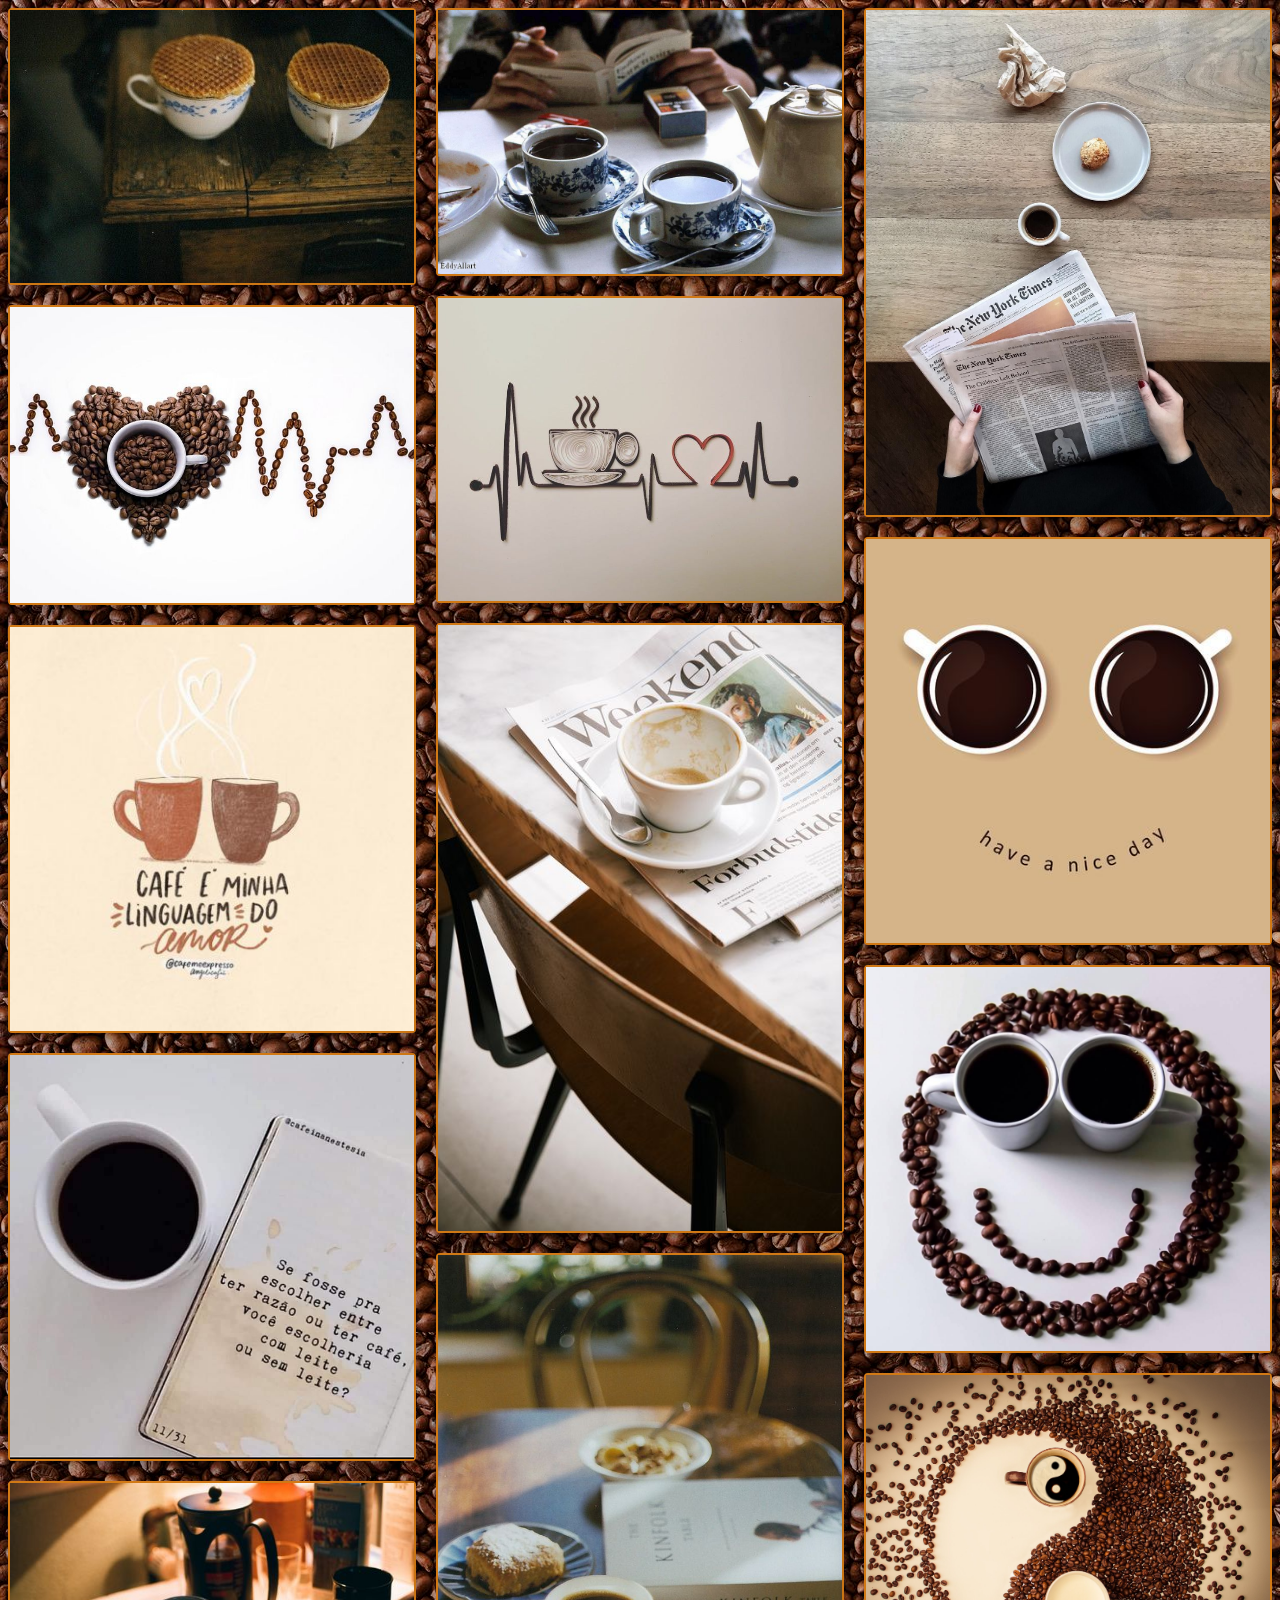
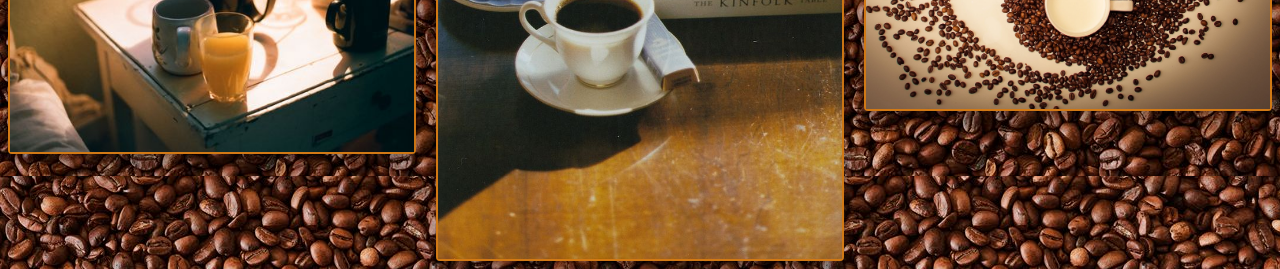
<file: galeriacafe.html>
<!DOCTYPE html>
<html lang="es">
<head>
    <meta charset="UTF-8">
    <meta http-equiv="X-UA-Compatible" content="IE=edge">
    <meta name="viewport" content="width=device-width, initial-scale=1.0">
    <title>Galería</title>
    <link rel="stylesheet" href="./CSS/galeria.css">
</head>
<body>
    <main>
        <div class="fotos_layout">
            <div class="item"><img src="/Images/Galeria fotos/foto1.jpg" alt=""></div>
            <div class="item"><img src="/Images/Galeria fotos/foto10.jpg" alt=""></div>
            <div class="item"><img src="/Images/Galeria fotos/foto11.jpg" alt=""></div>
            <div class="item"><img src="/Images/Galeria fotos/foto12.jpg" alt=""></div>
            <div class="item"><img src="/Images/Galeria fotos/foto2.jpg" alt=""></div>
            <div class="item"><img src="/Images/Galeria fotos/foto3.jpg" alt=""></div>
            <div class="item"><img src="/Images/Galeria fotos/foto4.jpg" alt=""></div>
            <div class="item"><img src="/Images/Galeria fotos/foto5.jpg" alt=""></div>
            <div class="item"><img src="/Images/Galeria fotos/foto6.jpg" alt=""></div>
            <div class="item"><img src="/Images/Galeria fotos/foto7.jpg" alt=""></div>
            <div class="item"><img src="/Images/Galeria fotos/foto8.jpg" alt=""></div>
            <div class="item"><img src="/Images/Galeria fotos/foto9.jpg" alt=""></div>
            <div class="item"><img src="/Images/Galeria fotos/foto13.jpg" alt=""></div>
        </div>
    </main>
    
</body>
</html>
</file>
<file: CSS/galeria.css>
*{
    box-sizing: border-box;
    padding: 0;
}
body{
    background-image: url(/Images/fondo/FondoGranosCafe.jpg);
}

img{
    width: 100%;
    height: auto;
    display: block;
}

.fotos_layout{
    column-count: 3;
    column-gap: 20px;
}

.item{
    margin-bottom: 20px;
    -webkit-column-break-inside: avoid;
    page-break-inside: avoid;
    break-inside: avoid;
    border: 2px solid rgb(209, 121, 21);
    border-radius: 4px;
    box-shadow: 0 12px 16px rgba(0, 0, 0, 0.24), 0 17px 50px 0 rgba(0, 0, 0, 0.19);
    transition: all 0.3s;
}

.item:hover, .item:focus{
    color: #bbb;
    text-decoration: none;
    cursor: pointer;
    -ms-transform: scale(0.2);
    -moz-transform: scale(0.2);
    -webkit-transform: scale(1.2);
    -o-transform: scale(1.2);
    transform: scale(1.2);
}

@media only screen and (max-width: 700px){
    .fotos_layout{
        width: 100%;
    }
}

@media (max-width: 768px){
    .fotos_layout{
        column-count: 2;
        column-gap: 10px;
    }
    
    .item{
        margin-bottom: 10px;
    }
}
</file>
